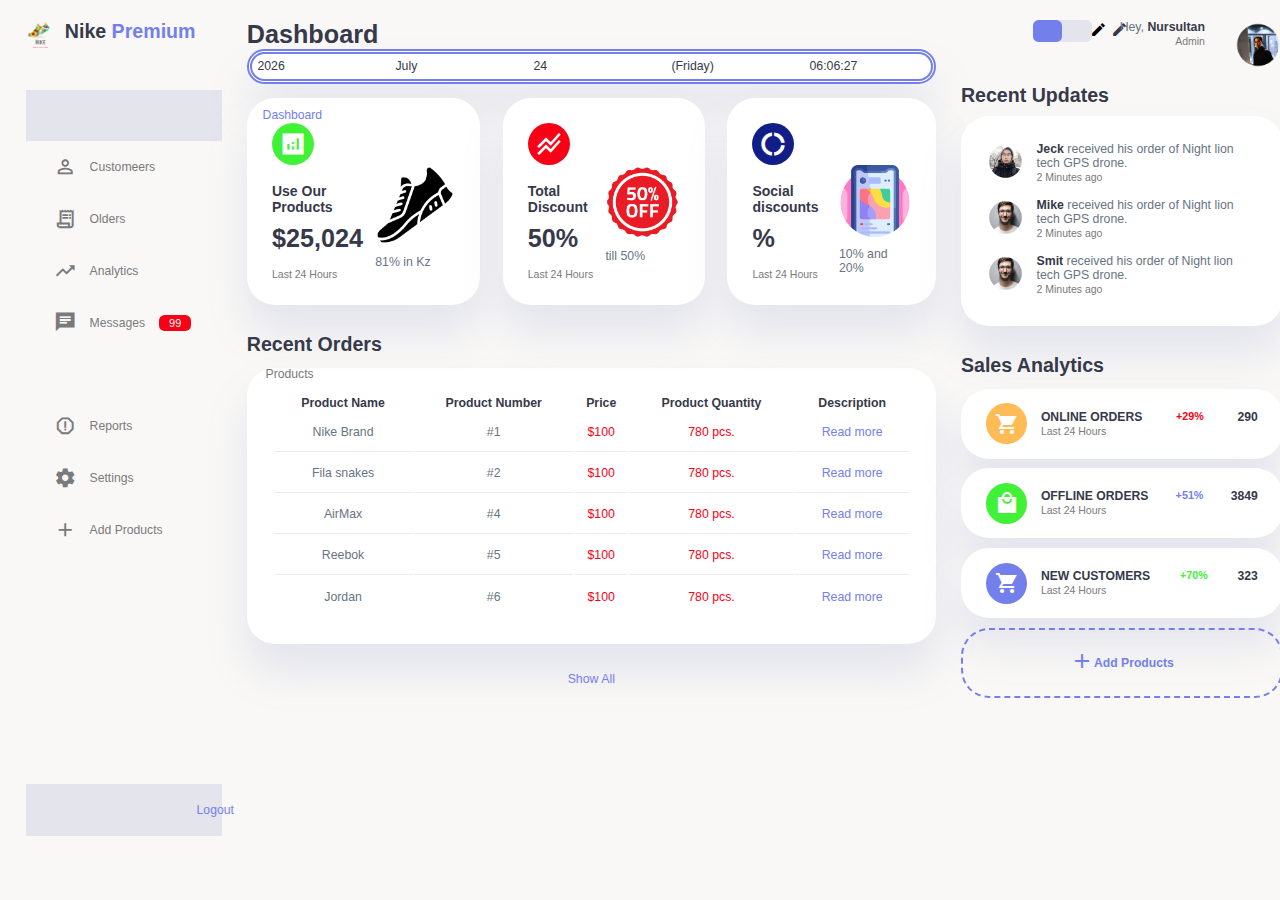
<file: login/index.html>
<!DOCTYPE html>
<html lang="en">
<head>
    <meta charset="UTF-8">
    <meta http-equiv="X-UA-Compatible" content="IE=edge">
    <meta name="viewport" content="width=device-width, initial-scale=1.0">
    <title>Responsive Dashboard using HTML CSS and JavaScript</title>
    <link href="https://fonts.googleapis.com/icon?family=Material+Icons+Sharp"
      rel="stylesheet">
    <link rel="stylesheet" href="./style.css">
</head>

<script src="calendar.js"></script>

<body> 
    <div class="container">
        <aside>
            <div class="top">
                <div class="logo">
                    <img src="./images/Nike.png">
                    <h2>Nike<span class="primary"> Premium</span></h2>
                </div>
                <div class="close" id="close-btn">
                    <span class="material-icons-sharp">
                        close
                        </span>
                </div>
            </div>

            <div class="slider">
                <a href="index.html" class="active">
                    <span class="material-icons-sharp">
                        grid_view
                        </span>
                    <h3>Dashboard</h3>    
                </a>
                
                <a href="#">
                    <span class="material-icons-sharp">
                        person_outline
                        </span>
                    <h3>Customeers</h3>
                </a>
                <a href="#">
                    <span class="material-icons-sharp">
                        receipt_long
                        </span>
                    <h3>Olders</h3>    
                </a>
                <a href="#">
                    <span class="material-icons-sharp">
                        trending_up
                        </span>
                    <h3>Analytics</h3>    
                </a>
                <a href="#">
                    <span class="material-icons-sharp">
                        chat
                        </span>
                    <h3>Messages</h3>
                    <span class="message-count">99</span> 
                </a>
                <a href="products.html">
                    <span class="material-icons-sharp">
                        inventory
                        </span>
                        <!-- <div onclick='ShowPlanNew();' class='layer_box_center_blocks_left_link'>Расписание</div> -->
                    <h3>Products</h3>    
                </a>

                <a href="#">
                    <span class="material-icons-sharp">
                        report_gmailerrorred
                        </span>
                    <h3>Reports</h3>    
                </a>
                <a href="#">
                    <span class="material-icons-sharp">
                        settings
                        </span>
                    <h3>Settings</h3>    
                </a>
                <a href="#">
                    <span class="material-icons-sharp">
                        add
                        </span>
                    <h3>Add Products</h3>    
                </a>
                <a href="#" class="active">
                    <span class="material-icons-sharp">
                        logout
                        </span>
                    <h3>Logout</h3>    
                </a>
                
            </div>
        </aside>


        <main>
            <h1>Dashboard</h1>
            <div class="date-div">
                <div class="div-desing">
                    <div id="year"></div>
                    <div id="month"></div> 
                    <div id="date"></div>
                    <div id="day"></div>
                    <div id="hour"></div>
                </div>
                
               
            </div>
            

            <div class="insights">
                <div class="sales">
                    <span class="material-icons-sharp">
                        analytics
                        </span>
                        <div class="middle">
                            <div class="left">
                                <h3>Use Our Products</h3>
                                <h1>$25,024</h1>
                            </div>
                            <div class="progress">
                                
                                    <img src="./images/1.png">
                                
                                <div class="number">
                                    <p>81% in Kz</p>
                                </div>
                            </div>
                        </div>

                        <small class="text-muted">Last 24 Hours</small>
                </div>
                <!------------------------End of Sales------------------------->

                <div class="expenses">
                    <span class="material-icons-sharp">
                        stacked_line_chart
                        </span>
                        <div class="middle">
                            <div class="left">
                                <h3>Total Discount</h3>
                                <h1>50%</h1>
                            </div>
                            <div class="progress">
                                
                                <img src="./images/50percent.png">

                                <div class="number">
                                    <p>till 50%</p>
                                </div>
                            </div>
                        </div>

                        <small class="text-muted">Last 24 Hours</small>
                </div>
                <!------------------------End of Expenses------------------------->

                <div class="income">
                    <span class="material-icons-sharp">
                        donut_large
                        </span>
                        <div class="middle">
                            <div class="left">
                                <h3>Social discounts</h3>
                                <h1>%</h1>
                            </div>
                            <div class="progress">

                                <img src="./images/post.png">

                                <div class="number">
                                    <p>10% and 20%</p>
                                </div>
                            </div>
                        </div>

                        <small class="text-muted">Last 24 Hours</small>
                </div>
                <!------------------------End of Income------------------------->

            </div>
            <!------------------------End of Insights------------------------->


            <div class="recent-order">
                <h2 >Recent Orders</h2>
                <table>
                    <thead>
                        <tr>
                            <th>Product Name</th>
                            <th>Product Number</th>
                            <th>Price</th>
                            <th>Product Quantity</th>
                            <th>Description</th>
                        </tr>
                        
                    </thead>

                    <tbody>
                        <!-- <tr>
                            <td>Foldable Mini Drone</td>
                            <td>#1</td>
                            <td class="danger">$100</td>
                            <td>780 pcs.</td>
                            <td class="primary">Read More</td>
                        </tr> -->
                       
                    <!-- </tbody> -->
                </table>
                <a href="#">Show All</a>
            </div>

        </main>
<!-- -------------------------End of the main Table-------------- -->
        <div class="right">
            <div class="top">
                <button id="menu-btn">
                    <span class="material-icons-sharp">
                        menu
                        </span>
                </button>
                <div class="theme-toggler">
                    <span class="material-icons-sharp active">light_mode</span>
                    <span class="material-icons-sharp ">dark_mode</span>
                </div>

                <div class="profile">
                    <div class="info">
                        <p>Hey, <b>Nursultan</b></p>
                        <small class="text-muted">Admin</small>
                    </div>
                    <div class="photo">
                        <img src="./images/profile.png" style="width: 50px; height: 50px;">
                    </div>
                </div>
                
            </div>

            <!-- -------------End of the Top ----------->

            <div class="recent-updates">
                <h2>Recent Updates</h2>
                <div class="updates">
                    <div class="update">
                        <div class="profile-photo">
                            <img src="./images/profile-2.png">
                        </div>
                        <div class="message">
                            <p><b>Jeck</b> received his order of Night lion 
                            tech GPS drone.</p>
                            <small class="text-muted"> 2 Minutes ago</small>
                        </div>
                    </div>

                    <div class="update">
                        <div class="profile-photo">
                            <img src="./images/profile-3.png">
                        </div>
                        <div class="message">
                            <p><b>Mike</b> received his order of Night lion 
                            tech GPS drone.</p>
                            <small class="text-muted"> 2 Minutes ago</small>
                        </div>
                    </div>

                    <div class="update">
                        <div class="profile-photo">
                            <img src="./images/profile-3.png">
                        </div>
                        <div class="message">
                            <p><b>Smit</b> received his order of Night lion 
                            tech GPS drone.</p>
                            <small class="text-muted"> 2 Minutes ago</small>
                        </div>
                    </div>
                </div>
            </div>

            <!-- ================End of the Recent Updates =================== -->

            <div class="sales-analytics">
                <h2>Sales Analytics</h2>
                
                    <div class="item online">
                            <div class="icon">
                                <span class="material-icons-sharp">shopping_cart</span>
                            </div>
                        


                        <div class="right">
                            <div class="info">
                                <h3>ONLINE ORDERS</h3>
                                <small class="text-muted"> Last 24 Hours</small>
                            </div>
                            <h5 class="danger"> +29% </h5>
                            <h3>290</h3>
                        </div>
                    </div>

                    <div class="item offline">
                            <div class="icon">
                                <span class="material-icons-sharp">local_mall</span>
                            </div>
                        

                        <div class="right">
                            <div class="info">
                                <h3>OFFLINE ORDERS</h3>
                                <small class="text-muted"> Last 24 Hours</small>
                            </div>
                            <h5 class="primary"> +51% </h5>
                            <h3>3849</h3>
                        </div>
                    </div>

                        <div class="item customers">
                            <div class="icon">
                                <span class="material-icons-sharp">shopping_cart</span>
                            </div>
                        
                        <div class="right">
                            <div class="info">
                                <h3>NEW CUSTOMERS</h3>
                                <small class="text-muted"> Last 24 Hours</small>
                            </div>
                            <h5 class="success"> +70% </h5>
                            <h3>323</h3>
                        </div>
                    </div>

                    <div class="add-product">
                        <div class="icon">
                            <span class="material-icons-sharp">add</span>
                        </div>
                            <h3>Add Products</h3>
                        
                    </div>
                </div>

                    
            
        </div>


    </div>
    <script src = "./orders.js"></script>
    <script src = "./index.js"></script>

</body>
</html>
</file>
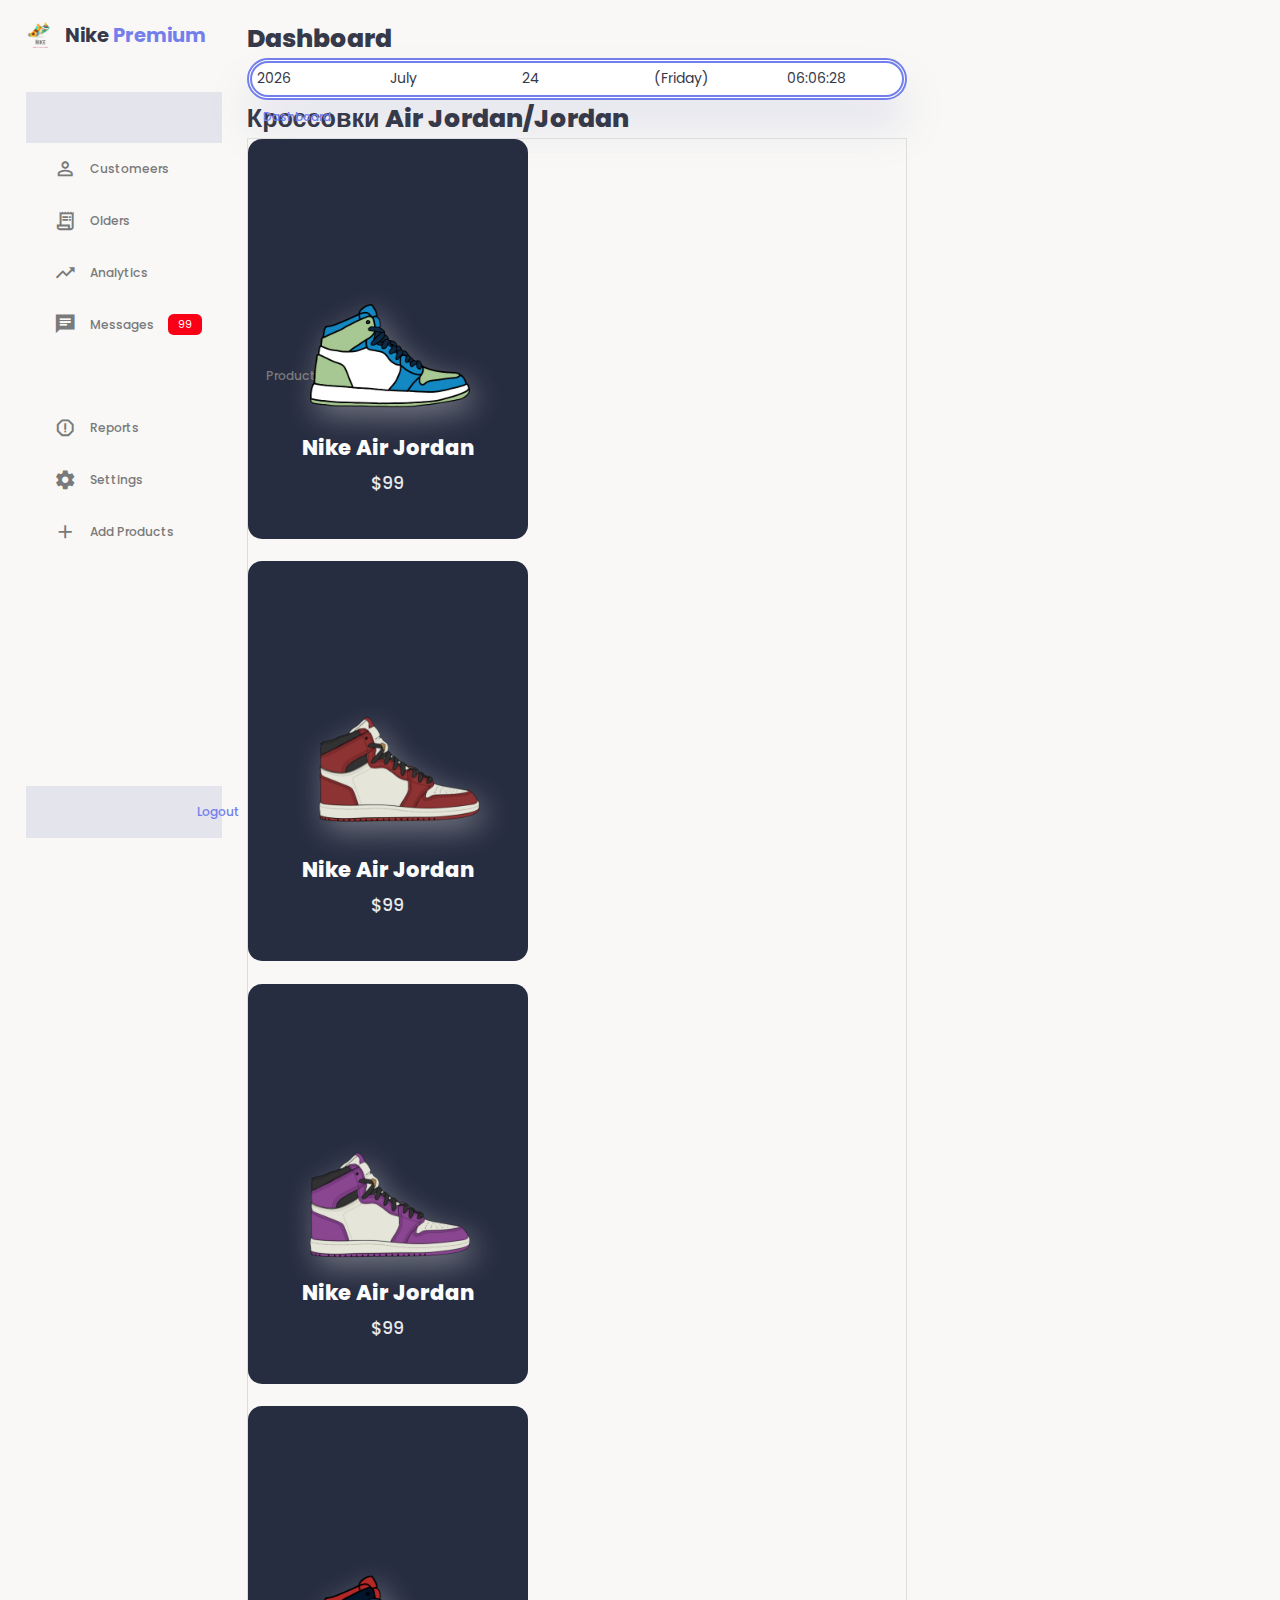
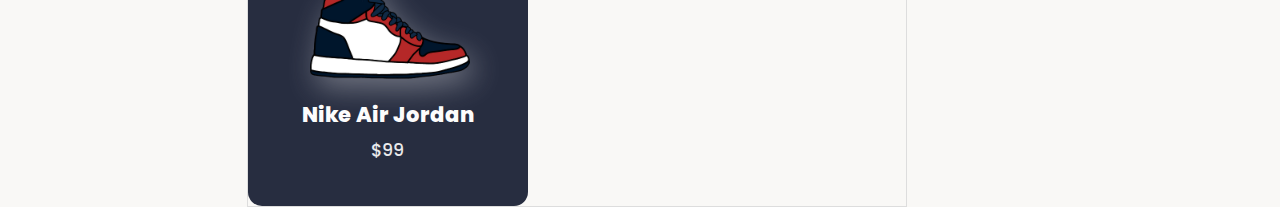
<file: login/products.html>
<!DOCTYPE html>
<html lang="en">
<head>
    <meta charset="UTF-8">
    <meta http-equiv="X-UA-Compatible" content="IE=edge">
    <meta name="viewport" content="width=device-width, initial-scale=1.0">
    <title>Responsive Dashboard using HTML CSS and JavaScript</title>
    <link href="https://fonts.googleapis.com/icon?family=Material+Icons+Sharp"
      rel="stylesheet">
    <link rel="stylesheet" href="./style.css">
    <link rel="stylesheet" href="./products.css"
</head>

<script src="calendar.js"></script>

<body> 
    <div class="container">
        <aside>
            <div class="top">
                <div class="logo">
                    <img src="./images/Nike.png">
                    <h2>Nike<span class="primary"> Premium</span></h2>
                </div>
                <div class="close" id="close-btn">
                    <span class="material-icons-sharp">
                        close
                        </span>
                </div>
            </div>

            <div class="slider">
                <a href="index.html" class="active">
                    <span class="material-icons-sharp">
                        grid_view
                        </span>
                    <h3>Dashboard</h3>    
                </a>
                
                <a href="#">
                    <span class="material-icons-sharp">
                        person_outline
                        </span>
                    <h3>Customeers</h3>    
                </a>
                <a href="#">
                    <span class="material-icons-sharp">
                        receipt_long
                        </span>
                    <h3>Olders</h3>    
                </a>
                <a href="#">
                    <span class="material-icons-sharp">
                        trending_up
                        </span>
                    <h3>Analytics</h3>    
                </a>
                <a href="#">
                    <span class="material-icons-sharp">
                        chat
                        </span>
                    <h3>Messages</h3>
                    <span class="message-count">99</span> 
                </a>
                <a href="#">
                    <span class="material-icons-sharp">
                        inventory
                        </span>
                        <!-- <div onclick='ShowPlanNew();' class='layer_box_center_blocks_left_link'>Расписание</div> -->
                    <h3>Products</h3>    
                </a>

                <a href="#">
                    <span class="material-icons-sharp">
                        report_gmailerrorred
                        </span>
                    <h3>Reports</h3>    
                </a>
                <a href="#">
                    <span class="material-icons-sharp">
                        settings
                        </span>
                    <h3>Settings</h3>    
                </a>
                <a href="#">
                    <span class="material-icons-sharp">
                        add
                        </span>
                    <h3>Add Products</h3>    
                </a>
                <a href="#" class="active">
                    <span class="material-icons-sharp">
                        logout
                        </span>
                    <h3>Logout</h3>    
                </a>
                
            </div>
        
        </aside>
        <main>
            <h1>Dashboard</h1>
                <div class="date-div">
                    <div class="div-desing">
                        <div id="year"></div>
                        <div id="month"></div> 
                        <div id="date"></div>
                        <div id="day"></div>
                        <div id="hour"></div>
                    </div>
                    
                
                </div>

                <h1>Кроссовки Air Jordan/Jordan</h1>
            <div class="row_cards_jordan">

                <!-- https://i.ibb.co/wCzm6sd/img.png -->
                <div class="card">
                    <img src="./Jordan/4.png"  alt="" class="card__img">                 
                         <div class="card__data">
                             <h1 class="card__title">Nike Air Jordan</h1>
                             <span class="card__preci">$99</span>
                             <p class="card__description">Nike Air Jordan Footwear basketball sneakers.</p>
                             <a href="#" class="card__button">Buy Now</a>
                         </div>
                </div>

                <div class="card">
                    <img src="./Jordan/3.png"  alt="" class="card__img">                 
                         <div class="card__data">
                             <h1 class="card__title">Nike Air Jordan</h1>
                             <span class="card__preci">$99</span>
                             <p class="card__description">Nike Air Jordan Footwear basketball sneakers.</p>
                             <a href="#" class="card__button">Buy Now</a>
                         </div>
                </div>

                <div class="card">
                    <img src="./Jordan/2.png"  alt="" class="card__img">                 
                         <div class="card__data">
                             <h1 class="card__title">Nike Air Jordan</h1>
                             <span class="card__preci">$99</span>
                             <p class="card__description">Nike Air Jordan Footwear basketball sneakers.</p>
                             <a href="#" class="card__button">Buy Now</a>
                         </div>
                </div>
                <div class="card">
                    <img src="./Jordan/1.png"  alt="" class="card__img">                 
                         <div class="card__data">
                             <h1 class="card__title">Nike Air Jordan</h1>
                             <span class="card__preci">$99</span>
                             <p class="card__description">Nike Air Jordan Footwear basketball sneakers.</p>
                             <a href="#" class="card__button">Buy Now</a>
                         </div>
                </div>

                <!-- <div class="card">
                    <img src="./Jordan/2.png"  alt="" class="card__img">                 
                         <div class="card__data">
                             <h1 class="card__title">Nike Air Jordan</h1>
                             <span class="card__preci">$99</span>
                             <p class="card__description">Nike Air Jordan Footwear basketball sneakers.</p>
                             <a href="#" class="card__button">Buy Now</a>
                         </div>
                </div>
                <div class="card">
                    <img src="./Jordan/1.png"  alt="" class="card__img">                 
                         <div class="card__data">
                             <h1 class="card__title">Nike Air Jordan</h1>
                             <span class="card__preci">$99</span>
                             <p class="card__description">Nike Air Jordan Footwear basketball sneakers.</p>
                             <a href="#" class="card__button">Buy Now</a>
                         </div>
                </div> -->
            </div>



        </main>
        </div>
    </body>
</html>
</file>
<file: login/style.css>
@import url('https://fonts.googleapis.com/css2?family=Poppins:wght@300;400;500;600;700;800&display=swap');

:root{
--color-primary: #7380ec;
--color-primary1: #7380ec;
--color-danger: #f80015;
--color-success: #40f137; 
--color-warning: #ffbb55;
--color-white: #fff;
--color-info-dark: #797a7b; 
--color-info-light: #dce1eb;
--color-dark: #363949;
--color-light: rgba(132, 139, 200, 0.18);
--color-primary-variant: #111e88;
--color-dark-variant: #677483;
--color-background: #f9f8f6;
--color-background-round: #7e665d;
--color-coral:  rgb(0, 208, 255);
--color-black: #000;

--card-border-radius: 2rem;
--border-radius-1: 0.4rem;
--border-radius-2: 0.8rem;
--border-radius-3: 1.2rem;

--card-data-padding: 0.4rem;
--card-padding: 1.8rem;
--padding-1: 1.2rem;

--box-shadow: 0rem 2rem 3rem var(--color-light);
/* --box-shadow-1: 0rem 2rem 3rem var(--color-primary-variant); */
}
/* ================DARK THEME VARIABLES======================= */
.dark-theme-variables{
    --color-background: #1c1a1a;
    --color-white: #383845;
    --color-dark: #edeffd;
    --color-primary: #edeffd;
    --color-dark-variant: #f3f3f3;
    --color-info-dark: #f3f3f3;
    --color-light: rgba(0, 0, 0, 0.4);
    --box-shadow: 0 2rem 3rem var(--color-light);
    --color-black: #000;

}

* {
  margin: 0;
  padding: 0
  outline: 0;
  appereance: none;
  border: 0;
  text-decoration: none;
  list-style: none;
  box-sizing: border-box;
}

html{
    font-size: 14px;

}

body{
    width: 100vw;
    height: 100vh;
    font-family: popins, sans-serif;
    font-size: 0.88rem;
    background: var(--color-background);
    user-select: none;
    overflow-x: hidden;
    /* overflow-y: scroll; */
    color: var(--color-dark);
}

.container{
    display: grid;
    width: 96%;
    margin: 0 auto;
    /* background: red; */
    gap: 1.8rem;
    grid-template-columns: 14rem auto 23rem;
}

a{
    color: var(--color-dark);
}

img{
    display: block;
    width: 100%;
}

h1{
    font-size: 1.8rem;
    font-weight: 800;
}

h2{
    font-size: 1.4rem;
}

h3{
    font-size: 0.87rem;
}

h4{
    font-size: 0.8rem;
}

h5{
    font-size: 0.77rem;
}

small{
    font-size: 0.75rem;
}

.profile-photo{
    width: 2.8rem;
    height: 2.8rem;
    border-radius: 50%;
    overflow: hidden;
}

.text-muted{
    color: var(--color-info-dark);
}

p{
    color: var(--color-dark-variant);
}

b{
    color: var(--color-dark);
}

.primary{
    color: var(--color-primary);
}
.danger{
    color: var(--color-danger);
}
.success{
    color: var(--color-success);
}
.warning{
    color: var(--color-warning);
}

aside{
    height: 100vh;
    display: block;
    /* background: gray; */
}

aside .top{
    background: white;
    display: flex;
    align-items: center;
    justify-content: space-between;
    margin-top: 1.4rem;
    background: var(--color-background);

}

aside .logo{
    display: flex;
    gap: 0.8rem;
    background: var(--color-background);
}

aside .logo img{
    width: 2rem;
    height: 2rem;
}

aside .close{
    display: none;
    background: var(--color-background);

}

aside .slider{
    display: flex;
    flex-direction: column;
    height: 86vh;
    position: relative;
    top: 3rem;
}

aside h3{
    font-weight: 500;
}

aside .slider a{
    display: flex;
    color: var(--color-info-dark);
    margin-left: 2rem;
    gap: 1rem;
    align-items: center;
    position: relative;
    height: 3.7rem;
    transition: all 300ms ease;
}

/* aside .slider a:hover{
    background: #d47227;
} */

aside .slider a span{
    font-size: 1.6rem;
    transition: all 300ms ease;
}

aside .slider a:last-child{
    position: absolute;
    bottom: 2rem;
    width: 100%;
}

aside .slider a.active{
    background: var(--color-light);
    color: var(--color-primary);
    margin-left: 0;
}

aside .slider a.active:before{
    content: '';
    width: 6px;
    height: 100%;
    background: var(--color-primary);
}

aside .slider a.active span{
    color: var(--color-primary);
    margin-left: calc(1rem - 3px);
}

aside .slider a:hover{
    color: var(--color-primary);
    
}

aside .slider a:hover span{
    margin-left: 1.2rem;
}

aside .slider .message-count{
    background: var(--color-danger);
    color: var(--color-white);
    padding: 2px 10px;
    font-size: 11px;
    border-radius: var(--border-radius-1);
}

/* Main========================================*/

main{
    margin-top: 1.4rem;
}

main .date{
    display: inline-block;
    background: var(--color-light);
    border-radius: var(--border-radius-1);
    margin-top: 1rem;
    padding: 0.5rem 1.6rem;

}

main .date input[type = 'date']{
    background: transparent;
    color: var(--color-dark);
}


main .div-desing{
    display: grid;
    grid-template-columns: repeat(5, 1fr);
    gap: 1.6rem;
    border: 5px double var(--color-primary);
    box-shadow: var(--box-shadow);
    background: var(--color-white);
    padding: var(--card-data-padding);
    border-radius: var(--card-border-radius);
    /* margin-top: 1rem; */
    transition: all 300ms ease;

}  
.row_cards_jordan {
    display: grid;
    grid-template-columns: repeat(0, 1fr);
    gap: 1.6rem;
    overflow-x: auto;
    border: 1px solid #ddd;

}





main .insights{
    display: grid;
    grid-template-columns: repeat(3, 1fr);
    gap: 1.6rem;
}

main .insights > div  {
    box-shadow: var(--box-shadow);
    background: var(--color-white);
    padding: var(--card-padding);
    border-radius: var(--card-border-radius);
    margin-top: 1rem;
    transition: all 300ms ease;
}

main .insights > div:hover{
    box-shadow: none;
}

main .insights > div span {
    background: var(--color-success);
    padding: 0.5rem;
    border-radius: 50%;
    color: var(--color-white);
    font-size: 2rem;

}

main .insights > div.expenses span {
    background: var(--color-danger);
}

main .insights > div.income span {
    background:var(--color-primary-variant)
}

main .insights > div .middle{
    display: flex;
    align-items: center;
    justify-content: space-between;
}

main .insights h3{
    margin: 1rem 0 0.6rem;
    font-size: 1rem;
}

/* main .insights p{
    margin: 1rem 0 0.6rem;
    font-size: 1rem;
    text-align: left;
} */

main .insights .progress{
    position: relative;
    width: 92px;
    height: 92px;
    border-radius: 50%;
    
}
main .insights .progress .number{
    padding-top: 10px;
}

main .insights svg{
    background: red;
    width: 7rem;
    height: 7rem;
}

main .insights small{
    margin-top: 0.8rem;
    display: block;
}

main .recent-order{
    margin-top: 2rem;

}
main .recent-order h2{
    margin-bottom: 0.8rem;
}

main .recent-order table{
    background: var(--color-white);
    width: 100%;
    /* height: 300px; */
    border-radius: var(--card-border-radius);
    padding: var(--card-padding);
    text-align: center;
    box-shadow: var(--box-shadow);
    transition: all 300ms ease;

}

main .recent-order table:hover{
    box-shadow: none;

}
main table tbody td{
    height: 2.8rem;
    border-bottom: 1px solid var(--color-light);
    color: var(--color-dark-variant);
    
}


main table tbody tr:last-child td{
    border: none;
}

main a{
    text-align: center;
    display: block;
    margin: 2rem auto;
    color: var(--color-primary);
}
.right{
    margin-top: 1.4rem;
}

.right .top{
    display: flex;
    justify-content: end;
    gap: 2rem;
    /* background: grey; */
}

.right  .top button{
    display: none;
}

.right .theme-toggler{
    background: var(--color-light);
    display: flex;
    justify-content: space-between;
    align-items: center;
    height: 1.6rem;
    width: 4.2rem;
    cursor: pointer;
    border-radius: var(--border-radius-1);

}

.right .theme-toggler span{
    font-size: 1.2rem;
    width: 50%;
    height: 100%;
    display: flex;
    align-items: center;
    justify-content: center;
    /* color: black; */
       

}

.right .theme-toggler span.active{
    background: var(--color-primary1);
    color: var(--color-black);
    border-radius: var(--border-radius-1);
}

.right .top .profile{
    display: flex;
    gap: 2rem;
    text-align: right;

}
/* ====================Recent Updates=================== */

.right .recent-updates{
    margin-top: 1rem;
}

.right .recent-updates h2{
    margin-bottom: 0.7rem;
}

.right .recent-updates .updates{
    background: var(--color-white);
    padding: var(--card-padding);
    border-radius: var(--card-border-radius);
    box-shadow: var(--box-shadow);
    transition: all 300ms ease;
    height: 210px;

} 

.right .recent-updates .updates:hover{
    box-shadow: none;
}

.right .recent-updates .updates .update{
    display: grid;
    grid-template-columns: 2.6rem auto;
    gap: 1rem;
    margin-bottom: 1rem;
    
}

.right .sales-analytics{
    margin-top: 2rem;
}

.right .sales-analytics h2{
    margin-bottom: 0.8rem;
}

.right .sales-analytics .item{
    background: var(--color-white);
    display: flex;
    align-items: center;
    gap: 1rem;
    margin-bottom: 0.7rem;
    padding: 1.4rem var(--card-padding);
    border-radius: var(--card-border-radius);
    box-shadow: var(--box-shadow);
    transition: all 300ms ease;
    height: 70px;
}

.right .sales-analytics .item:hover{
    box-shadow: none;
}

.right  .sales-analytics .item .right{
    display: flex;
    justify-content: space-between;
    align-items: start;
    margin: 0;
    width: 100%;
}

.right .sales-analytics .item .icon{
    padding: 0.6rem;
    color: var(--color-white);
    border-radius: 50%;
    /* background: red; */
    display: flex;
}

.right .sales-analytics .item.offline .icon{
    background: var(--color-success);
}
.right .sales-analytics .item.online .icon{
    background: var(--color-warning);
}

.right .sales-analytics .item.customers .icon{
    background: var(--color-primary);
}

.right .sales-analytics .add-product:hover{
    background: var(--color-primary);
    color: black
}


.right .sales-analytics .add-product{
    background-color: transparent;
    border: 2px dashed var(--color-primary);
    color: var(--color-primary);
    display: flex;
    align-items: center;
    justify-content: center;
    border-radius: var(--card-border-radius);
    height: 70px;
}

/* .right .sales-analytics .add-product div{
    display: flex;
    align-items: center;
} */



/* =====================MEDIA QUERIES=================== */
@media screen and (max-width: 1200px){
    .container{
        width: 94%;
        grid-template-columns: 7rem auto 23rem;

    }
    
    aside .logo h2{
        display: none;
        /* background: var(--color-background); */
    }

    aside .slider h3{
        display: none;
    }

    aside .slider a{
        width: 5.6rem;
    }


    aside .slider a:last-child {
        position: relative;
        margin-top: 1.8rem;
    }



    main .insights{
        grid-template-columns: 1fr;
        gap: 0;
    }

    main .recent-order{
        width: 94%;
        position: absolute;
        left: 50%;
        transform: translateX(-50%);
        margin: 2rem 0 0 8.8rem;
    }

    main .recent-order table{
        width: 83vw;
    }

    main table thead tr th:last-child,
    main table thead tr th:first-child{
        display: none;

    }

    main table body tr td:last-child,
    main table body tr td:first-child{
        display: none;
        
    }
}
/* =====================MEDIA QUERIES=================== */
@media screen and (max-width: 768px) {
    .container{
        width: 100%;
        grid-template-columns: 1fr;
    }

    aside{
        position: fixed;
        left: -100%;
        background: var(--color-white);
        width: 18rem;
        z-index: 3;
        box-shadow: 1rem 3rem 4rem var(--color-light);
        height: 100vh;
        padding-right: var(--card-padding);
        display: none;
        animation: showMenu 400ms ease forwards;
    }

    @keyframes showMenu {
        to{
            left: 0;
        }
        
    }

    aside .logo{
        margin-left: 1rem;
    }

    aside .logo h2{
        display: inline;
        /* background: var(--color-background); */
    }
    aside .slider h3{
        display: inline;
    }

    aside .slider a{
        width: 100%;
        height: 3.4rem;
    }

    aside .slider a:last-child{
        position: absolute;
        bottom: 5rem;

    }

    aside .close{
        display: inline-block;
        cursor: pointer;

    }

    main{
        margin-top: 8rem;
        padding: 0 1rem;
    }

    main .recent-order{
        position: relative;
        margin: 3rem 0 0 0;
        width: 100%;
    }

    main .recent-order table{
        width: 100%;
        margin: 0;
    }

    .right{
        width: 94%;
        margin: 0 auto 4rem;
    }

    .right .top{
        position: fixed;
        top: 0;
        left: 0;
        align-items: center;
        padding: 0 0.8rem;
        height: 4.6rem;
        background: var(--color-white);
        width: 100%;
        margin: 0;
        z-index: 2;
        box-shadow: 0 1rem 1rem var(--color-light);

    }

    .right .top .theme-toggler{
        width: 4.4rem;
        position: absolute;
        left: 66%;

    }

    .right .profile .info{
        display: none;
    }

    .right .top button{
        display: inline-block;
        background: transparent;
        cursor: pointer;
        color: var(--color-dark);
        position: absolute;
        left: 1rem;
    }

    .right .top button span{
        font-size: 2rem;
    }


}
</file>
<file: login/products.css>
/*===== GOOGLE FONTS =====*/
@import url("https://fonts.googleapis.com/css2?family=Poppins:wght@400;500;600&display=swap");
/*===== VARIABLES CSS =====*/
:root {
  /*===== Colores =====*/
  --first-color: #fcfcfc;
  --white-color: #E9EAEC;
  --dark-color: #272D40;
  --dark-color-lighten: #F2F5FF;
  /*===== Fuente y tipografia =====*/
  --body-font: 'Poppins', sans-serif;
  --h1-font-size: 1.5rem;
  --h2-font-size: 1.25rem;
  --normal-font-size: 1rem;
  --small-font-size: .875rem;
}

/*===== BASE =====*/
*, ::before, ::after {
  box-sizing: border-box;
}

body {
  margin: 0;
  padding: 0;
  font-family: var(--body-font);
  font-size: var(--normal-font-size);
}

h1, p {
  margin: 0;
}

a {
  text-decoration: none;
}

img {
  max-width: 100%;
  height: auto;
}

/*===== CARD =====*/
/* .container {
  height: 100vh;
  display: flex;
  justify-content: center;
  align-items: center;
  background-color: var(--dark-color-lighten);
} */

.row_cards_jordan .card{
    display: flex;
    line-height: normal;
}


.card {
    align-items: center;
  width: 280px;
  height: 400px;
  background-color: var(--dark-color);
  border-radius: 1rem;
  padding: 3rem 3rem 0;
  color: var(--white-color);
  overflow-y: hidden;
}

.card__img {
  position: absolute;
  width: 200px;
  filter: drop-shadow(5px 10px 15px rgba(226, 226, 228, 0.4));
}

.card__data {
  transform: translateY(13.2rem);
  text-align: center;
}

.card__title {
  font-size: var(--h1-font-size);
  color: var(--first-color);
  margin-bottom: .5rem;
}

.card__preci {
  display: inline-block;
  font-size: var(--h2-font-size);
  font-weight: 500;
  margin-bottom: 1.25rem;
}

.card__description {
  font-size: var(--small-font-size);
  text-align: initial;
  margin-bottom: 1.25rem;
  opacity: 0;
}

.card__button {
  display: block;
  width: max-content;
  padding: 1.125rem 2rem;
  background-color: var(--first-color);
  color: var(--dark-color);
  border-radius: .5rem;
  font-weight: 600;
  transition: .2s;
  opacity: 0;
}

.card__button:hover {
  box-shadow: 0 18px 40px -12px rgba(242,162,12,.35);
}

.card__img, 
.card__data, 
.card__title, 
.card__preci, 
.card__description {
  transition: .5s;
}

/* Hover card effect */
.card:hover .card__img {
  transform: translate(-1.5rem, -9.5rem) rotate(-20deg);
}

.card:hover .card__data {
  transform: translateY(4.8rem);
}

.card:hover .card__title {
  transform: translateX(-2.3rem);
  margin-bottom: 0;
}

.card:hover .card__preci {
  transform: translateX(-6.8rem);
}

.card:hover .card__description, 
.card:hover .card__button {
  transition-delay: .2s;
  opacity: 1;
}
</file>
